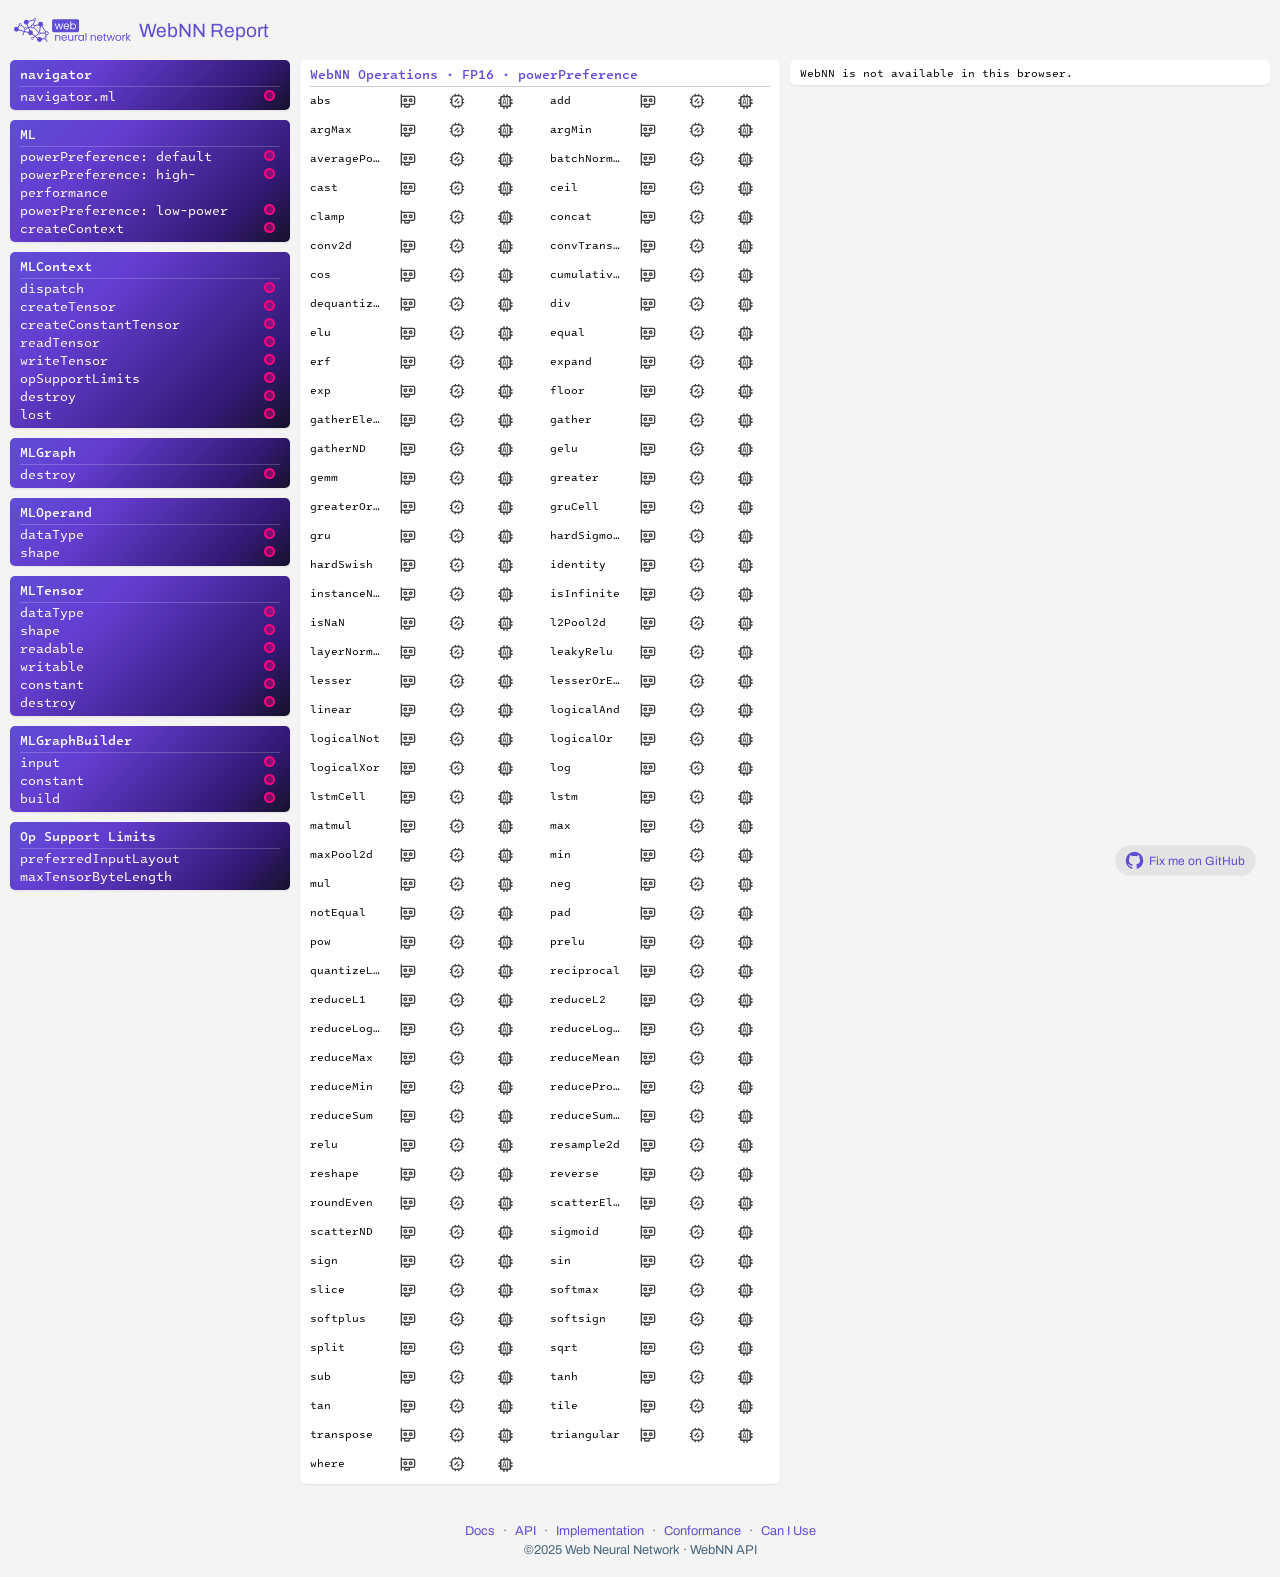
<file: index.html>
<!DOCTYPE html>
<html>

<head>
  <meta charset="utf-8">
  <meta name="viewport" content="width=device-width, initial-scale=1">
  <meta name="description"
    content="WebNN feature support report showing available interfaces, operations, and implementation status for your browser.">
  <meta name="keywords"
    content="WebNN, Web Neural Network, MLGraphBuilder, MLTensor, browser support, machine learning API">
  <meta name="author" content="Belem Zhang">
  <meta name="robots" content="index, follow">
  <meta property="og:title" content="WebNN Report">
  <meta property="og:description" content="Run comprehensive WebNN feature tests and review browser support">
  <meta property="og:type" content="website">
  <meta property="og:locale" content="en_US">
  <meta name="twitter:card" content="summary_large_image">
  <title>WebNN Report</title>
  <link rel="stylesheet" href="static/css/font.css">
  <link rel="stylesheet" href="static/css/index.css">
</head>

<body>
  <header>
    <div id="title">
      <svg width="734" height="146" viewBox="0 0 734 146" fill="none" xmlns="http://www.w3.org/2000/svg">
        <path
          d="M269.016 103.288C273.283 103.288 276.739 104.589 279.384 107.192C282.029 109.752 283.352 113.464 283.352 118.328V139H277.592V119.16C277.592 115.661 276.717 112.995 274.968 111.16C273.219 109.283 270.829 108.344 267.8 108.344C264.728 108.344 262.275 109.304 260.44 111.224C258.648 113.144 257.752 115.939 257.752 119.608V139H251.928V103.928H257.752V108.92C258.904 107.128 260.461 105.741 262.424 104.76C264.429 103.779 266.627 103.288 269.016 103.288ZM324.226 120.12C324.226 121.229 324.162 122.403 324.034 123.64H296.002C296.215 127.096 297.388 129.805 299.522 131.768C301.698 133.688 304.322 134.648 307.394 134.648C309.911 134.648 312.002 134.072 313.666 132.92C315.372 131.725 316.567 130.147 317.25 128.184H323.522C322.583 131.555 320.706 134.307 317.89 136.44C315.074 138.531 311.575 139.576 307.394 139.576C304.066 139.576 301.079 138.829 298.434 137.336C295.831 135.843 293.783 133.731 292.29 131C290.796 128.227 290.05 125.027 290.05 121.4C290.05 117.773 290.775 114.595 292.226 111.864C293.676 109.133 295.703 107.043 298.306 105.592C300.951 104.099 303.98 103.352 307.394 103.352C310.722 103.352 313.666 104.077 316.226 105.528C318.786 106.979 320.748 108.984 322.114 111.544C323.522 114.061 324.226 116.92 324.226 120.12ZM318.21 118.904C318.21 116.685 317.719 114.787 316.738 113.208C315.756 111.587 314.412 110.371 312.706 109.56C311.042 108.707 309.186 108.28 307.138 108.28C304.194 108.28 301.676 109.219 299.586 111.096C297.538 112.973 296.364 115.576 296.066 118.904H318.21ZM362.377 103.928V139H356.553V133.816C355.444 135.608 353.886 137.016 351.881 138.04C349.918 139.021 347.742 139.512 345.353 139.512C342.622 139.512 340.169 138.957 337.993 137.848C335.817 136.696 334.089 134.989 332.809 132.728C331.572 130.467 330.953 127.715 330.953 124.472V103.928H336.713V123.704C336.713 127.16 337.588 129.827 339.337 131.704C341.086 133.539 343.476 134.456 346.505 134.456C349.62 134.456 352.073 133.496 353.865 131.576C355.657 129.656 356.553 126.861 356.553 123.192V103.928H362.377ZM377.395 109.624C378.419 107.619 379.869 106.061 381.747 104.952C383.667 103.843 385.992 103.288 388.723 103.288V109.304H387.187C380.659 109.304 377.395 112.845 377.395 119.928V139H371.571V103.928H377.395V109.624ZM392.63 121.336C392.63 117.752 393.355 114.616 394.806 111.928C396.256 109.197 398.24 107.085 400.758 105.592C403.318 104.099 406.155 103.352 409.27 103.352C412.342 103.352 415.008 104.013 417.27 105.336C419.531 106.659 421.216 108.323 422.326 110.328V103.928H428.214V139H422.326V132.472C421.174 134.52 419.446 136.227 417.142 137.592C414.88 138.915 412.235 139.576 409.206 139.576C406.091 139.576 403.275 138.808 400.758 137.272C398.24 135.736 396.256 133.581 394.806 130.808C393.355 128.035 392.63 124.877 392.63 121.336ZM422.326 121.4C422.326 118.755 421.792 116.451 420.726 114.488C419.659 112.525 418.208 111.032 416.374 110.008C414.582 108.941 412.598 108.408 410.422 108.408C408.246 108.408 406.262 108.92 404.47 109.944C402.678 110.968 401.248 112.461 400.182 114.424C399.115 116.387 398.582 118.691 398.582 121.336C398.582 124.024 399.115 126.371 400.182 128.376C401.248 130.339 402.678 131.853 404.47 132.92C406.262 133.944 408.246 134.456 410.422 134.456C412.598 134.456 414.582 133.944 416.374 132.92C418.208 131.853 419.659 130.339 420.726 128.376C421.792 126.371 422.326 124.045 422.326 121.4ZM443.24 91.64V139H437.416V91.64H443.24ZM486.036 103.288C490.303 103.288 493.759 104.589 496.404 107.192C499.049 109.752 500.372 113.464 500.372 118.328V139H494.612V119.16C494.612 115.661 493.737 112.995 491.988 111.16C490.239 109.283 487.849 108.344 484.82 108.344C481.748 108.344 479.295 109.304 477.46 111.224C475.668 113.144 474.772 115.939 474.772 119.608V139H468.948V103.928H474.772V108.92C475.924 107.128 477.481 105.741 479.444 104.76C481.449 103.779 483.647 103.288 486.036 103.288ZM541.246 120.12C541.246 121.229 541.182 122.403 541.054 123.64H513.022C513.235 127.096 514.408 129.805 516.542 131.768C518.718 133.688 521.342 134.648 524.414 134.648C526.931 134.648 529.022 134.072 530.686 132.92C532.392 131.725 533.587 130.147 534.27 128.184H540.542C539.603 131.555 537.726 134.307 534.91 136.44C532.094 138.531 528.595 139.576 524.414 139.576C521.086 139.576 518.099 138.829 515.454 137.336C512.851 135.843 510.803 133.731 509.31 131C507.816 128.227 507.07 125.027 507.07 121.4C507.07 117.773 507.795 114.595 509.246 111.864C510.696 109.133 512.723 107.043 515.326 105.592C517.971 104.099 521 103.352 524.414 103.352C527.742 103.352 530.686 104.077 533.246 105.528C535.806 106.979 537.768 108.984 539.134 111.544C540.542 114.061 541.246 116.92 541.246 120.12ZM535.23 118.904C535.23 116.685 534.739 114.787 533.758 113.208C532.776 111.587 531.432 110.371 529.726 109.56C528.062 108.707 526.206 108.28 524.158 108.28C521.214 108.28 518.696 109.219 516.606 111.096C514.558 112.973 513.384 115.576 513.086 118.904H535.23ZM555.397 108.728V129.4C555.397 131.107 555.76 132.323 556.485 133.048C557.21 133.731 558.469 134.072 560.261 134.072H564.549V139H559.301C556.058 139 553.626 138.253 552.005 136.76C550.384 135.267 549.573 132.813 549.573 129.4V108.728H545.029V103.928H549.573V95.096H555.397V103.928H564.549V108.728H555.397ZM617.686 103.928L606.742 139H600.726L592.278 111.16L583.83 139H577.814L566.806 103.928H572.758L580.822 133.368L589.526 103.928H595.478L603.99 133.432L611.926 103.928H617.686ZM638.121 139.576C634.836 139.576 631.849 138.829 629.161 137.336C626.516 135.843 624.425 133.731 622.889 131C621.396 128.227 620.649 125.027 620.649 121.4C620.649 117.816 621.417 114.659 622.953 111.928C624.532 109.155 626.665 107.043 629.353 105.592C632.041 104.099 635.049 103.352 638.377 103.352C641.705 103.352 644.713 104.099 647.401 105.592C650.089 107.043 652.201 109.133 653.737 111.864C655.316 114.595 656.105 117.773 656.105 121.4C656.105 125.027 655.295 128.227 653.673 131C652.095 133.731 649.94 135.843 647.209 137.336C644.479 138.829 641.449 139.576 638.121 139.576ZM638.121 134.456C640.212 134.456 642.175 133.965 644.009 132.984C645.844 132.003 647.316 130.531 648.425 128.568C649.577 126.605 650.153 124.216 650.153 121.4C650.153 118.584 649.599 116.195 648.489 114.232C647.38 112.269 645.929 110.819 644.137 109.88C642.345 108.899 640.404 108.408 638.313 108.408C636.18 108.408 634.217 108.899 632.425 109.88C630.676 110.819 629.268 112.269 628.201 114.232C627.135 116.195 626.601 118.584 626.601 121.4C626.601 124.259 627.113 126.669 628.137 128.632C629.204 130.595 630.612 132.067 632.361 133.048C634.111 133.987 636.031 134.456 638.121 134.456ZM668.947 109.624C669.971 107.619 671.422 106.061 673.299 104.952C675.219 103.843 677.544 103.288 680.275 103.288V109.304H678.739C672.211 109.304 668.947 112.845 668.947 119.928V139H663.123V103.928H668.947V109.624ZM705.942 139L692.182 123.512V139H686.358V91.64H692.182V119.48L705.686 103.928H713.814L697.302 121.4L713.878 139H705.942Z"
          fill="rgba(94, 77, 215, 1)" />
        <path
          d="M233 18C233 12.4772 237.477 8 243 8H388C393.523 8 398 12.4772 398 18V76C398 81.5228 393.523 86 388 86H243C237.477 86 233 81.5228 233 76V18Z"
          fill="rgba(94, 77, 215, 1)" fill-opacity="1" />
        <path
          d="M300.069 33.928L289.125 69H283.109L274.661 41.16L266.213 69H260.197L249.189 33.928H255.141L263.205 63.368L271.909 33.928H277.861L286.373 63.432L294.309 33.928H300.069ZM337.209 50.12C337.209 51.2293 337.145 52.4027 337.017 53.64H308.985C309.199 57.096 310.372 59.8053 312.505 61.768C314.681 63.688 317.305 64.648 320.377 64.648C322.895 64.648 324.985 64.072 326.649 62.92C328.356 61.7253 329.551 60.1467 330.233 58.184H336.505C335.567 61.5547 333.689 64.3067 330.873 66.44C328.057 68.5307 324.559 69.576 320.377 69.576C317.049 69.576 314.063 68.8293 311.417 67.336C308.815 65.8427 306.767 63.7307 305.273 61C303.78 58.2267 303.033 55.0267 303.033 51.4C303.033 47.7733 303.759 44.5947 305.209 41.864C306.66 39.1333 308.687 37.0427 311.289 35.592C313.935 34.0987 316.964 33.352 320.377 33.352C323.705 33.352 326.649 34.0773 329.209 35.528C331.769 36.9787 333.732 38.984 335.097 41.544C336.505 44.0613 337.209 46.92 337.209 50.12ZM331.193 48.904C331.193 46.6853 330.703 44.7867 329.721 43.208C328.74 41.5867 327.396 40.3707 325.689 39.56C324.025 38.7067 322.169 38.28 320.121 38.28C317.177 38.28 314.66 39.2187 312.569 41.096C310.521 42.9733 309.348 45.576 309.049 48.904H331.193ZM350.081 40.456C351.275 38.3653 353.025 36.6587 355.329 35.336C357.633 34.0133 360.257 33.352 363.201 33.352C366.358 33.352 369.195 34.0987 371.713 35.592C374.23 37.0853 376.214 39.1973 377.665 41.928C379.115 44.616 379.841 47.752 379.841 51.336C379.841 54.8773 379.115 58.0347 377.665 60.808C376.214 63.5813 374.209 65.736 371.649 67.272C369.131 68.808 366.315 69.576 363.201 69.576C360.171 69.576 357.505 68.9147 355.201 67.592C352.939 66.2693 351.233 64.584 350.081 62.536V69H344.257V21.64H350.081V40.456ZM373.889 51.336C373.889 48.6907 373.355 46.3867 372.289 44.424C371.222 42.4613 369.771 40.968 367.937 39.944C366.145 38.92 364.161 38.408 361.985 38.408C359.851 38.408 357.867 38.9413 356.033 40.008C354.241 41.032 352.79 42.5467 351.681 44.552C350.614 46.5147 350.081 48.7973 350.081 51.4C350.081 54.0453 350.614 56.3707 351.681 58.376C352.79 60.3387 354.241 61.8533 356.033 62.92C357.867 63.944 359.851 64.456 361.985 64.456C364.161 64.456 366.145 63.944 367.937 62.92C369.771 61.8533 371.222 60.3387 372.289 58.376C373.355 56.3707 373.889 54.024 373.889 51.336Z"
          fill="#ffffff" />
        <path d="M15 66L33 45" stroke="rgba(94, 77, 215, 1)" stroke-width="6" stroke-linecap="round" />
        <path d="M63 59L44 44" stroke="rgba(94, 77, 215, 1)" stroke-width="6" stroke-linecap="round" />
        <path d="M77 61L103 55" stroke="rgba(94, 77, 215, 1)" stroke-width="6" stroke-linecap="round" />
        <path d="M126 16L119 39" stroke="rgba(94, 77, 215, 1)" stroke-width="6" stroke-linecap="round" />
        <path d="M151 41L127 47" stroke="rgba(94, 77, 215, 1)" stroke-width="6" stroke-linecap="round" />
        <path d="M161 50L156 85" stroke="rgba(94, 77, 215, 1)" stroke-width="6" stroke-linecap="round" />
        <path d="M163 38L193 83" stroke="rgba(94, 77, 215, 1)" stroke-width="6" stroke-linecap="round" />
        <path d="M162 92L188 92" stroke="rgba(94, 77, 215, 1)" stroke-width="6" stroke-linecap="round" />
        <path d="M148 98L119 119" stroke="rgba(94, 77, 215, 1)" stroke-width="6" stroke-linecap="round" />
        <path d="M101 90L155 132" stroke="rgba(94, 77, 215, 1)" stroke-width="6" stroke-linecap="round" />
        <path d="M183 126L155 132" stroke="rgba(94, 77, 215, 1)" stroke-width="6" stroke-linecap="round" />
        <path d="M194 117L197 105" stroke="rgba(94, 77, 215, 1)" stroke-width="6" stroke-linecap="round" />
        <path d="M195 131L203 142" stroke="rgba(94, 77, 215, 1)" stroke-width="6" stroke-linecap="round" />
        <path d="M123 60L149 87" stroke="rgba(94, 77, 215, 1)" stroke-width="6" stroke-linecap="round" />
        <path d="M67 71L55 103" stroke="rgba(94, 77, 215, 1)" stroke-width="6" stroke-linecap="round" />
        <path d="M27 72L87 88" stroke="rgba(94, 77, 215, 1)" stroke-width="6" stroke-linecap="round" />
        <path d="M79 36L97 79" stroke="rgba(94, 77, 215, 1)" stroke-width="6" stroke-linecap="round" />
        <path d="M120 11L88 21" stroke="rgba(94, 77, 215, 1)" stroke-width="6" stroke-linecap="round" />
        <circle cx="38.5" cy="38.5" r="6.5" stroke="rgba(94, 77, 215, 1)" stroke-width="4" />
        <circle cx="69.5" cy="63.5" r="6.5" stroke="rgba(94, 77, 215, 1)" stroke-width="4" />
        <circle cx="127.5" cy="8.5" r="6.5" stroke="rgba(94, 77, 215, 1)" stroke-width="4" />
        <circle cx="154.5" cy="92.5" r="6.5" stroke="rgba(94, 77, 215, 1)" stroke-width="4" />
        <circle cx="112.5" cy="124.5" r="6.5" stroke="rgba(94, 77, 215, 1)" stroke-width="4" />
        <circle cx="190.5" cy="124.5" r="6.5" stroke="rgba(94, 77, 215, 1)" stroke-width="4" />
        <circle cx="200" cy="93" r="10" stroke="rgba(94, 77, 215, 1)" stroke-width="6" />
        <circle cx="115" cy="51" r="10" stroke="rgba(94, 77, 215, 1)" stroke-width="6" />
        <circle cx="15" cy="68" r="15" fill="rgba(94, 77, 215, 1)" />
        <circle cx="75" cy="25" r="15" fill="rgba(94, 77, 215, 1)" />
        <circle cx="163" cy="38" r="15" fill="rgba(94, 77, 215, 1)" />
        <circle cx="101" cy="90" r="15" fill="rgba(94, 77, 215, 1)" />
        <circle cx="156" cy="131" r="15" fill="rgba(94, 77, 215, 1)" />
      </svg>
      <div>WebNN Report</div>
    </div>
    <div id="legend" class="legend none">
      <div>
        <div id="backend-status">
          <div id="backend"></div>
          <svg id="backend-confidence" xmlns="http://www.w3.org/2000/svg" width="128" height="128" viewBox="0 0 256 256"><path fill="rgba(0, 0, 0, 0.2)" d="M140 180a12 12 0 1 1-12-12a12 12 0 0 1 12 12M128 72c-22.06 0-40 16.15-40 36v4a8 8 0 0 0 16 0v-4c0-11 10.77-20 24-20s24 9 24 20s-10.77 20-24 20a8 8 0 0 0-8 8v8a8 8 0 0 0 16 0v-.72c18.24-3.35 32-17.9 32-35.28c0-19.85-17.94-36-40-36m104 56A104 104 0 1 1 128 24a104.11 104.11 0 0 1 104 104m-16 0a88 88 0 1 0-88 88a88.1 88.1 0 0 0 88-88"/></svg>
        </div>
      </div>
      <div>
        <div id="browser"></div>
        <div id="chromium"></div>
      </div>
      <div>
        <div><span class="pass"></span> Supported</div>
        <div><span class="fail"></span> Not Supported</div>
      </div>
    </div>
  </header>
  <div id="content">
    <div id="idl-container">
      <div class="idl" id="idl"></div>
      <div class="idl op-support-limits-unique">
        <div>
          <div class="title">Op Support Limits</div>
          <div class="title_line"></div>
          <div class="item">preferredInputLayout</div>
          <div class="value" id="preferredInputLayout"></div>
          <div class="item">maxTensorByteLength</div>
          <div class="value" id="maxTensorByteLength"></div>
        </div>
      </div>
    </div>
    <div id="main">
      <div id="ops">
        <div class="title">WebNN Operations · FP16 · powerPreference </div>
        <div class="ops-g3" id="op-list"></div>
      </div>
      <div id="op-support-limits"></div>
    </div>
  </div>
  <footer>
    <div id="links">
      <a href="https://webnn.io" title="WebNN Docs">Docs</a> ·
      <a href="http://w3.org/tr/webnn" title="WebNN Spec">API</a> ·
      <a href="https://webmachinelearning.github.io/webnn-status/"
        title="WebNN Implementation Status">Implementation</a> ·
      <a href="https://wpt.fyi/results/webnn/conformance_tests?label=experimental&label=master&aligned"
        title="WebNN Conformance Test">Conformance</a> ·
      <a href="https://caniuse.com/?search=webnn" title="Can I Use WebNN">Can I Use</a>
    </div>
    <div class="copy">&copy;2025 Web Neural Network · WebNN API</div>
  </footer>
  <div class="fix-me-wrapper">
    <div class="fix-me">
      <a class="fix-me-link" href="https://github.com/ibelem/webnn-report" aria-label="Fix this project on GitHub">
        <svg xmlns="http://www.w3.org/2000/svg" width="128" height="128" viewBox="0 0 24 24"><path fill="#d1d5db" d="M12 2A10 10 0 0 0 2 12c0 4.42 2.87 8.17 6.84 9.5c.5.08.66-.23.66-.5v-1.69c-2.77.6-3.36-1.34-3.36-1.34c-.46-1.16-1.11-1.47-1.11-1.47c-.91-.62.07-.6.07-.6c1 .07 1.53 1.03 1.53 1.03c.87 1.52 2.34 1.07 2.91.83c.09-.65.35-1.09.63-1.34c-2.22-.25-4.55-1.11-4.55-4.92c0-1.11.38-2 1.03-2.71c-.1-.25-.45-1.29.1-2.64c0 0 .84-.27 2.75 1.02c.79-.22 1.65-.33 2.5-.33s1.71.11 2.5.33c1.91-1.29 2.75-1.02 2.75-1.02c.55 1.35.2 2.39.1 2.64c.65.71 1.03 1.6 1.03 2.71c0 3.82-2.34 4.66-4.57 4.91c.36.31.69.92.69 1.85V21c0 .27.16.59.67.5C19.14 20.16 22 16.42 22 12A10 10 0 0 0 12 2"/></svg>
        <span class="fix-me-text">Fix me on GitHub</span>
      </a>
    </div>
  </div>
  <script src="index.js"></script>
  <script src="static/js/utils.js"></script>
  <script src="static/js/idl-test.js"></script>
  <script src="static/js/op-support-limits-test.js"></script>
  <script src="static/js/ops-test.js"></script>
</body>

</html>
</file>
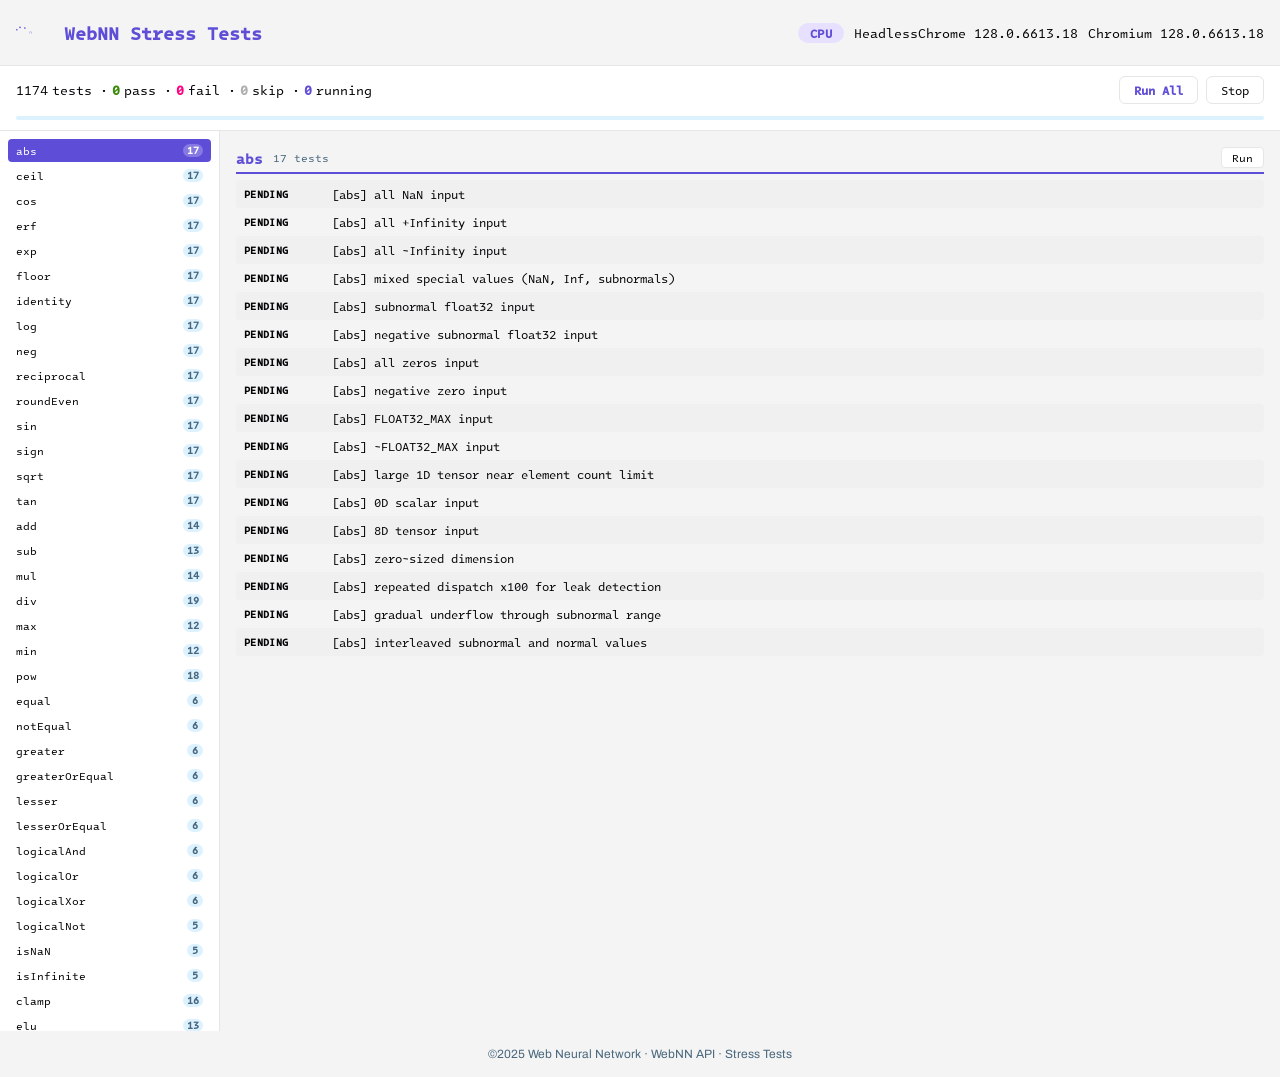
<file: stress/cpu/index.html>
<!DOCTYPE html>
<html>

<head>
  <meta charset="utf-8">
  <meta name="viewport" content="width=device-width, initial-scale=1">
  <meta name="description"
    content="WebNN adversarial stress tests targeting crash, security and vulnerability issues on CPU backend.">
  <meta name="author" content="Belem Zhang">
  <meta name="robots" content="noindex, nofollow">
  <title>WebNN Stress · CPU</title>
  <link rel="stylesheet" href="../../static/css/font.css">
  <link rel="stylesheet" href="../stress.css">
</head>

<body>
  <header>
    <div id="title">
      <a href="../../">
        <svg width="734" height="146" viewBox="0 0 734 146" fill="none" xmlns="http://www.w3.org/2000/svg">
          <path
            d="M269.016 103.288C273.283 103.288 276.739 104.589 279.384 107.192C282.029 109.752 283.352 113.464 283.352 118.328V139H277.592V119.16C277.592 115.661 276.717 112.995 274.968 111.16C273.219 109.283 270.829 108.344 267.8 108.344C264.728 108.344 262.275 109.304 260.44 111.224C258.648 113.144 257.752 115.939 257.752 119.608V139H251.928V103.928H257.752V108.92C258.904 107.128 260.461 105.741 262.424 104.76C264.429 103.779 266.627 103.288 269.016 103.288Z"
            fill="rgba(94, 77, 215, 1)" />
          <circle cx="15" cy="68" r="15" fill="rgba(94, 77, 215, 1)" />
          <circle cx="75" cy="25" r="15" fill="rgba(94, 77, 215, 1)" />
          <circle cx="163" cy="38" r="15" fill="rgba(94, 77, 215, 1)" />
        </svg>
      </a>
      <div>WebNN Stress Tests</div>
    </div>
    <div id="device-info">
      <span class="device-badge cpu">CPU</span>
      <span id="browser"></span>
      <span id="chromium"></span>
    </div>
  </header>
  <div id="controls">
    <div id="summary">
      <span id="count-total">0</span> tests ·
      <span id="count-pass" class="pass-text">0</span> pass ·
      <span id="count-fail" class="fail-text">0</span> fail ·
      <span id="count-skip" class="skip-text">0</span> skip ·
      <span id="count-running" class="running-text">0</span> running
    </div>
    <div id="actions">
      <button id="btn-run-all">Run All</button>
      <button id="btn-stop">Stop</button>

    </div>
    <div id="progress-bar"><div id="progress-fill"></div></div>
  </div>
  <div id="main-layout">
    <div id="op-nav"></div>
    <div id="results"></div>
  </div>
  <footer>
    <div class="copy">&copy;2025 Web Neural Network · WebNN API · Stress Tests</div>
  </footer>
  <script>const DEVICE = 'cpu';</script>
  <script src="../../static/js/utils.js"></script>
  <script src="../stress-runner.js"></script>
  <script src="../stress-helpers.js"></script>
  <script src="../stress-tests.js"></script>
  <script src="../stress-app.js"></script>
</body>

</html>
</file>
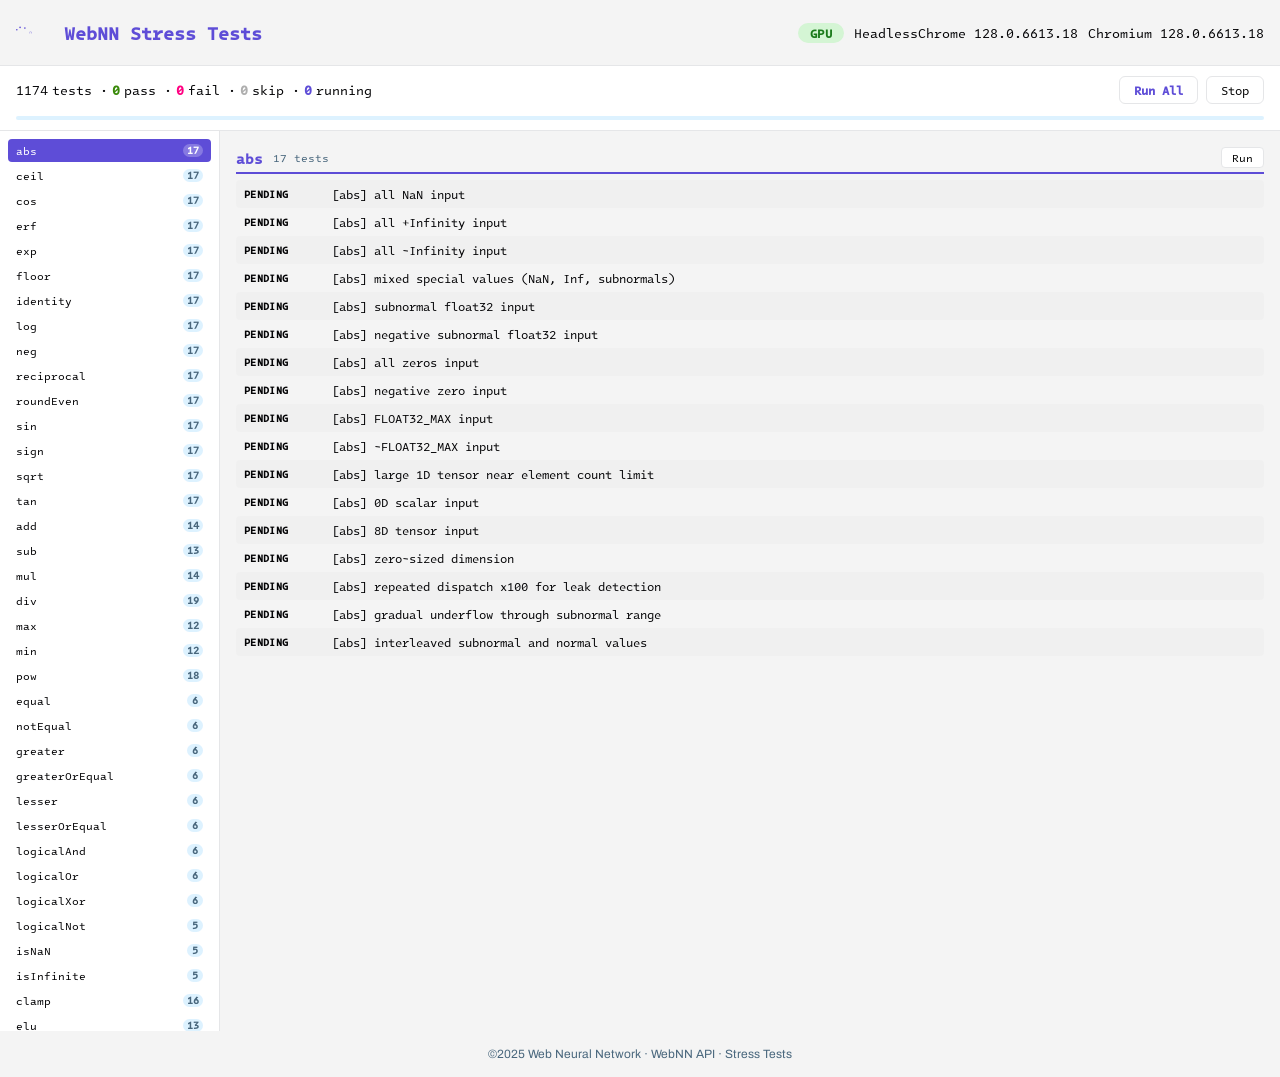
<file: stress/gpu/index.html>
<!DOCTYPE html>
<html>

<head>
  <meta charset="utf-8">
  <meta name="viewport" content="width=device-width, initial-scale=1">
  <meta name="description"
    content="WebNN adversarial stress tests targeting crash, security and vulnerability issues on GPU backend.">
  <meta name="author" content="Belem Zhang">
  <meta name="robots" content="noindex, nofollow">
  <title>WebNN Stress · GPU</title>
  <link rel="stylesheet" href="../../static/css/font.css">
  <link rel="stylesheet" href="../stress.css">
</head>

<body>
  <header>
    <div id="title">
      <a href="../../">
        <svg width="734" height="146" viewBox="0 0 734 146" fill="none" xmlns="http://www.w3.org/2000/svg">
          <path
            d="M269.016 103.288C273.283 103.288 276.739 104.589 279.384 107.192C282.029 109.752 283.352 113.464 283.352 118.328V139H277.592V119.16C277.592 115.661 276.717 112.995 274.968 111.16C273.219 109.283 270.829 108.344 267.8 108.344C264.728 108.344 262.275 109.304 260.44 111.224C258.648 113.144 257.752 115.939 257.752 119.608V139H251.928V103.928H257.752V108.92C258.904 107.128 260.461 105.741 262.424 104.76C264.429 103.779 266.627 103.288 269.016 103.288Z"
            fill="rgba(94, 77, 215, 1)" />
          <circle cx="15" cy="68" r="15" fill="rgba(94, 77, 215, 1)" />
          <circle cx="75" cy="25" r="15" fill="rgba(94, 77, 215, 1)" />
          <circle cx="163" cy="38" r="15" fill="rgba(94, 77, 215, 1)" />
        </svg>
      </a>
      <div>WebNN Stress Tests</div>
    </div>
    <div id="device-info">
      <span class="device-badge gpu">GPU</span>
      <span id="browser"></span>
      <span id="chromium"></span>
    </div>
  </header>
  <div id="controls">
    <div id="summary">
      <span id="count-total">0</span> tests ·
      <span id="count-pass" class="pass-text">0</span> pass ·
      <span id="count-fail" class="fail-text">0</span> fail ·
      <span id="count-skip" class="skip-text">0</span> skip ·
      <span id="count-running" class="running-text">0</span> running
    </div>
    <div id="actions">
      <button id="btn-run-all">Run All</button>
      <button id="btn-stop">Stop</button>

    </div>
    <div id="progress-bar"><div id="progress-fill"></div></div>
  </div>
  <div id="main-layout">
    <div id="op-nav"></div>
    <div id="results"></div>
  </div>
  <footer>
    <div class="copy">&copy;2025 Web Neural Network · WebNN API · Stress Tests</div>
  </footer>
  <script>const DEVICE = 'gpu';</script>
  <script src="../../static/js/utils.js"></script>
  <script src="../stress-runner.js"></script>
  <script src="../stress-helpers.js"></script>
  <script src="../stress-tests.js"></script>
  <script src="../stress-app.js"></script>
</body>

</html>
</file>
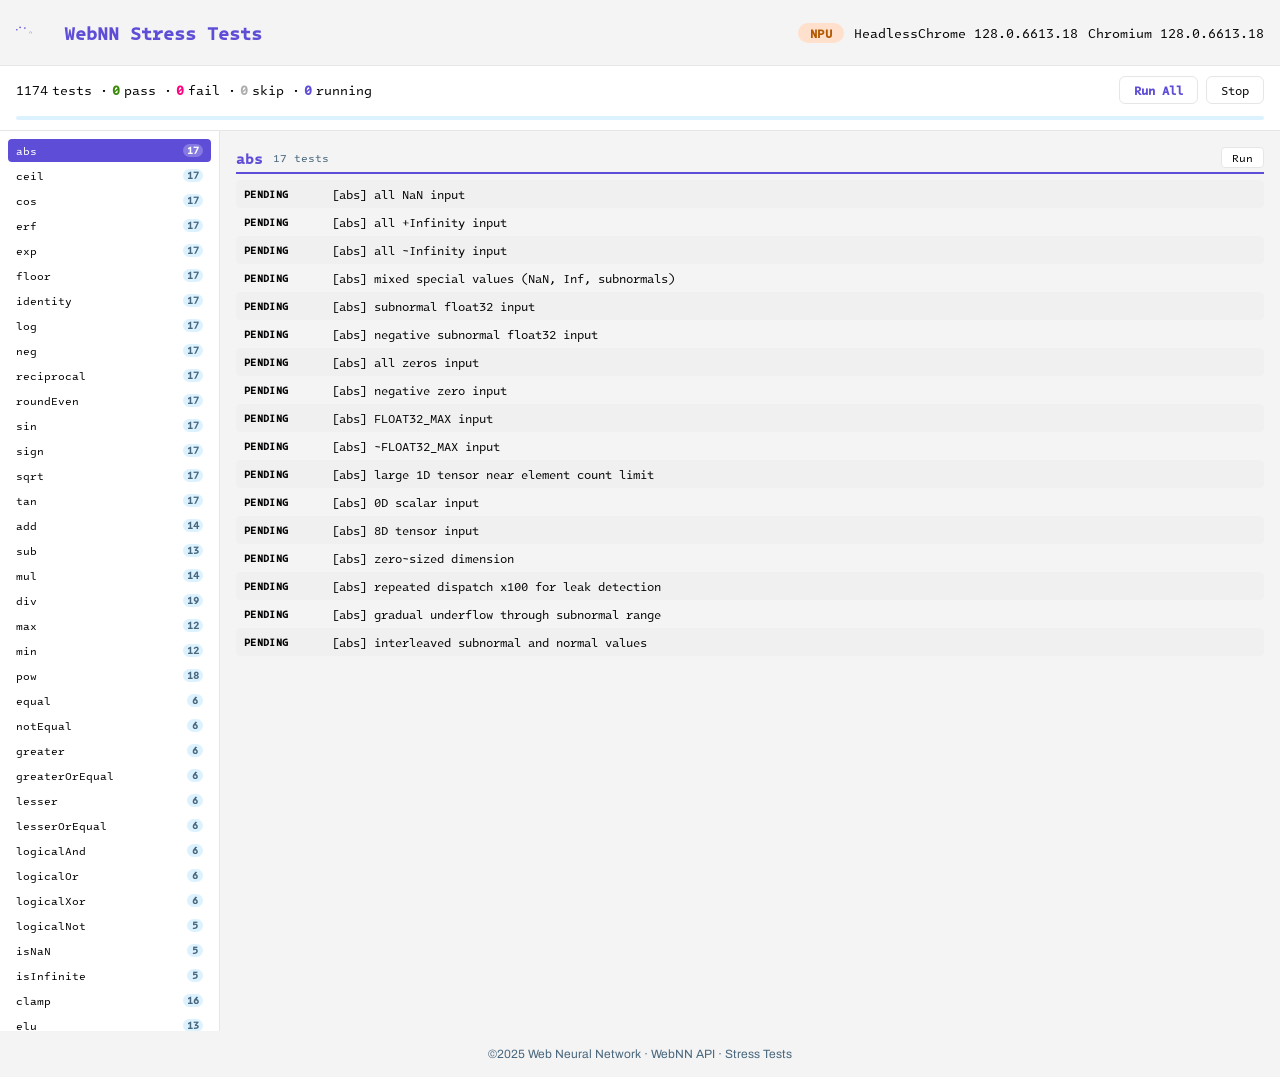
<file: stress/npu/index.html>
<!DOCTYPE html>
<html>

<head>
  <meta charset="utf-8">
  <meta name="viewport" content="width=device-width, initial-scale=1">
  <meta name="description"
    content="WebNN adversarial stress tests targeting crash, security and vulnerability issues on NPU backend.">
  <meta name="author" content="Belem Zhang">
  <meta name="robots" content="noindex, nofollow">
  <title>WebNN Stress · NPU</title>
  <link rel="stylesheet" href="../../static/css/font.css">
  <link rel="stylesheet" href="../stress.css">
</head>

<body>
  <header>
    <div id="title">
      <a href="../../">
        <svg width="734" height="146" viewBox="0 0 734 146" fill="none" xmlns="http://www.w3.org/2000/svg">
          <path
            d="M269.016 103.288C273.283 103.288 276.739 104.589 279.384 107.192C282.029 109.752 283.352 113.464 283.352 118.328V139H277.592V119.16C277.592 115.661 276.717 112.995 274.968 111.16C273.219 109.283 270.829 108.344 267.8 108.344C264.728 108.344 262.275 109.304 260.44 111.224C258.648 113.144 257.752 115.939 257.752 119.608V139H251.928V103.928H257.752V108.92C258.904 107.128 260.461 105.741 262.424 104.76C264.429 103.779 266.627 103.288 269.016 103.288Z"
            fill="rgba(94, 77, 215, 1)" />
          <circle cx="15" cy="68" r="15" fill="rgba(94, 77, 215, 1)" />
          <circle cx="75" cy="25" r="15" fill="rgba(94, 77, 215, 1)" />
          <circle cx="163" cy="38" r="15" fill="rgba(94, 77, 215, 1)" />
        </svg>
      </a>
      <div>WebNN Stress Tests</div>
    </div>
    <div id="device-info">
      <span class="device-badge npu">NPU</span>
      <span id="browser"></span>
      <span id="chromium"></span>
    </div>
  </header>
  <div id="controls">
    <div id="summary">
      <span id="count-total">0</span> tests ·
      <span id="count-pass" class="pass-text">0</span> pass ·
      <span id="count-fail" class="fail-text">0</span> fail ·
      <span id="count-skip" class="skip-text">0</span> skip ·
      <span id="count-running" class="running-text">0</span> running
    </div>
    <div id="actions">
      <button id="btn-run-all">Run All</button>
      <button id="btn-stop">Stop</button>

    </div>
    <div id="progress-bar"><div id="progress-fill"></div></div>
  </div>
  <div id="main-layout">
    <div id="op-nav"></div>
    <div id="results"></div>
  </div>
  <footer>
    <div class="copy">&copy;2025 Web Neural Network · WebNN API · Stress Tests</div>
  </footer>
  <script>const DEVICE = 'npu';</script>
  <script src="../../static/js/utils.js"></script>
  <script src="../stress-runner.js"></script>
  <script src="../stress-helpers.js"></script>
  <script src="../stress-tests.js"></script>
  <script src="../stress-app.js"></script>
</body>

</html>
</file>
<file: static/css/font.css>
/* intel-one-mono-300 - latin */
@font-face {
  font-display: swap; 
  font-family: 'Intel One Mono';
  font-style: normal;
  font-weight: 300;
  src: url('../fonts/intelonemono/intel-one-mono-v2-latin-300.woff2') format('woff2'); 
}

@font-face {
  font-display: swap; 
  font-family: 'Intel One Mono';
  font-style: italic;
  font-weight: 300;
  src: url('../fonts/intelonemono/intel-one-mono-v2-latin-300italic.woff2') format('woff2'); 
}

@font-face {
  font-display: swap; 
  font-family: 'Intel One Mono';
  font-style: normal;
  font-weight: 400;
  src: url('../fonts/intelonemono/intel-one-mono-v2-latin-regular.woff2') format('woff2'); 
}

@font-face {
  font-display: swap; 
  font-family: 'Intel One Mono';
  font-style: italic;
  font-weight: 400;
  src: url('../fonts/intelonemono/intel-one-mono-v2-latin-italic.woff2') format('woff2'); 
}

@font-face {
  font-display: swap; 
  font-family: 'Intel One Mono';
  font-style: normal;
  font-weight: 500;
  src: url('../fonts/intelonemono/intel-one-mono-v2-latin-500.woff2') format('woff2'); 
}

@font-face {
  font-display: swap; 
  font-family: 'Poppins';
  font-style: normal;
  font-weight: 400;
  src: url('../fonts/poppins/poppins-v24-latin-regular.woff2') format('woff2'); 
}

@font-face {
  font-display: swap; 
  font-family: 'Archivo';
  font-style: normal;
  font-weight: 400;
  src: url('../fonts/archivo/archivo-v19-latin-regular.woff2') format('woff2'); 
}
</file>
<file: static/css/index.css>
:root {
  --base-100: oklch(98% 0.02 240);
  --base-200: oklch(95% 0.03 240);
  --base-300: oklch(92% 0.04 240);
  --base-content: oklch(20% 0.05 240);
  --primary: rgba(94, 77, 215, 1);
  --primary-content: oklch(98% 0.01 240);
  --secondary: oklch(70% 0.25 200);
  --secondary-content: oklch(98% 0.01 200);
  --accent: oklch(65% 0.25 160);
  --accent-content: oklch(98% 0.01 160);
  --neutral: oklch(50% 0.05 240);
  --neutral-content: oklch(98% 0.01 240);
  --info: oklch(70% 0.2 220);
  --info-content: oklch(98% 0.01 220);
  --success: oklch(65% 0.25 140);
  --success-01: rgba(156, 230, 57, 0.1);
  --success-content: oklch(98% 0.01 140);
  --warning: oklch(80% 0.25 80);
  --warning-content: oklch(20% 0.05 80);
  --error: oklch(64.561% 0.26065 2.142);
  --error-01: rgba(255, 0, 129, 0.1);
  --error-content: oklch(98% 0.01 30);
  --main-bg: rgba(244, 244, 244, 1);
  --main: oklch(10.832% 0.00701 285.155);
  --na: rgba(64, 64, 64, 1);
  --pass: rgba(156, 230, 57, 0.8);
  --pass-01: rgba(156, 230, 57, 0.1);
  --fail: rgba(255, 0, 129, 0.4);
  --border: rgb(229, 230, 232);
  --border-05: rgba(229, 230, 232, 0.5);
  --purple: rgba(94, 77, 215, 1);
}

body {
  font-family: 'Intel One Mono', 'JetBrains Mono', 'Segoe UI', Tahoma, Geneva, Verdana, sans-serif;
  -webkit-font-smoothing: antialiased;
  text-rendering: optimizeLegibility;
  background-color: var(--main-bg);
  color: var(--main);
  font-size: 0.9rem;
  margin: 0;
}

.line {
  border-bottom: 1px solid var(--border);
}

header {
  text-align: center;
  padding: 10px 10px 0 10px;
  display: flex;
  flex-direction: column;
  row-gap: 10px;
  font-family: Archivo, 'Franklin Gothic Medium', 'Arial Narrow', Arial, sans-serif;
  font-size: 0.8rem;
}

#title {
  display: flex;
  flex-direction: row;
  justify-content: flex-start;
  align-items: center;
  margin: 0;
  padding: 0;
  column-gap: 5px;
  font-size: 1.2rem;
  color: var(--primary);
}

#title svg {
  width: 120px;
  max-height: 40px;
  margin-left: 4px;
}

.legend {
  display: flex;
  flex-direction: column;
  justify-content: center;
  align-items: center;
  margin: 0;
  padding: 0;
  column-gap: 5px;
  row-gap: 5px;
}

.legend.none {
  display: none;
}

.legend>div {
  display: flex;
  flex-direction: row;
  column-gap: 10px;
}

.idl {
  font-size: 0.8rem;
  display: grid;
  grid-template-columns: repeat(auto-fill, minmax(280px, 1fr));
  display: masonry;
  grid-template-rows: masonry;
  color: white;
  gap: 10px;
  align-items: start;
}

.idl .title {
  font-weight: 500;
  border-bottom: 1px solid rgba(255, 255, 255, 0.2);
  padding-bottom: 3px;
}

.idl>div {
  padding: 5px 10px;
  border-radius: 5px;
  background-image: linear-gradient(135deg, var(--purple) 0%, #643dd0 30%, #321974 80%, #18122e 99%);
  box-shadow: rgba(0, 0, 0, 0.1) 0px 1px 3px -1px, rgba(0, 0, 0, 0.06) 0px 1px 3px -1px;
  display: grid;
  grid-template-columns: 15fr 1fr;
  column-gap: 0;
}

.idl>div span, .legend span, #op-support-limits .row span, #ops .result span {
  display: inline-block;
  width: 7px;
  height: 7px;
  background-color: var(--success);
  border: 2px solid var(--pass);
  border-radius: 100%;
  box-shadow: rgba(0, 0, 0, 0.05) 0px 1px 1px 0px;
}

#op-support-limits .row span.io {
  background-color: transparent;
  border: 1px dotted var(--border-05);
  box-shadow: none;
  width: auto;
  height: auto;
  padding: 0px 4px;
  border-radius: 3px;
  display: inline-flex;
  align-items: center;
}

#op-support-limits .row span.io_1 {
    background-color: transparent;
  border: 1px solid transparent;
  box-shadow: none;
  width: auto;
  height: auto;
  padding: 0px 4px;
  border-radius: 3px;
  display: inline-flex;
  align-items: center;
}

.op-support-limits-unique {
  margin-top: 10px;
}

.title_line {
  border-bottom: 1px solid rgba(255, 255, 255, 0.2);
  padding-bottom: 3px;
}

.idl>div span.pass, .legend span.pass, #op-support-limits .row span.pass, #ops .result span.pass {
  background-color: var(--pass);
  border: 2px solid var(--success);
}

.idl>div span.fail, .legend span.fail, #op-support-limits .row span.fail, #ops .result span.fail {
  background-color: var(--fail);
  border: 2px solid var(--error);
}

#ops {
  background-color: #fff;
  padding: 5px 10px;
  border-radius: 5px;
  box-shadow: rgba(0, 0, 0, 0.1) 0px 1px 3px -1px, rgba(0, 0, 0, 0.06) 0px 1px 3px -1px;
  margin-bottom: 10px;
}

#ops .title {
  font-size: 0.8rem;
  margin-bottom: 5px;
}

.header {
  font-size: 0.8rem;
  font-weight: 500;
  color: var(--primary);
}

.ops-g3 {
  display: grid;
  grid-template-columns: repeat(auto-fill, minmax(180px, 1fr));
  row-gap: 10px;
  column-gap: 20px;
  align-items: start;
  font-size: 0.7rem;
  margin-bottom: 5px;
}

.ops-g3 .list {
  display: grid;
  grid-template-columns: 3fr 2fr 2fr 2fr;
}

.ops-g3 .list>div {
  overflow: hidden;
  text-overflow: ellipsis;
  white-space: nowrap;
}

.ops-g3 .list .result {
  justify-self: center;
}

.ops-g3 .list .result svg {
  display: inline-block;
  width: 16px;
  height: 16px;
  vertical-align: middle;
}

.ops-g3 .list .result.npu svg {
  width: 19px;
  height: 19px;
}

.ops-g3 .list .result.gpu svg.pass g,
.ops-g3 .list .result.cpu svg.pass g {
  stroke: var(--success);
}

.ops-g3 .list .result.npu svg.pass path {
  fill: var(--success);
}

.ops-g3 .list .result.gpu svg.fail g,
.ops-g3 .list .result.cpu svg.fail g {
  stroke: var(--error);
}

.ops-g3 .list .result.npu svg.fail path {
  fill: var(--error);
}

.ops-g3 .list .result.gpu svg.na g,
.ops-g3 .list .result.cpu svg.na g {
  stroke: var(--na);
}

.ops-g3 .list .result.npu svg.na path {
  fill: var(--na);
}

.g3 {
  display: grid;
  grid-template-columns: repeat(auto-fill, minmax(280px, 1fr));
  gap: 10px;
  align-items: start;
  font-size: 0.7rem;
  margin-bottom: 10px;
}

#main {
  display: grid;
  grid-template-columns: 1fr;
  gap: 10px;
  align-items: start;
  font-size: 0.7rem;
  margin-bottom: 10px;
}

#op-support-limits {
  font-size: 0.7rem;
  background-color: #fff;
  padding: 5px 10px;
  border-radius: 5px;
  box-shadow: rgba(0, 0, 0, 0.1) 0px 1px 3px -1px, rgba(0, 0, 0, 0.06) 0px 1px 3px -1px;
}

.g3>div {
  background-color: #fff;
  padding: 5px 10px;
  border-radius: 5px;
  box-shadow: rgba(0, 0, 0, 0.1) 0px 1px 3px -1px, rgba(0, 0, 0, 0.06) 0px 1px 3px -1px;
}

.g3>div .title, #ops .title {
  color: var(--primary);
  font-weight: 500;
  border-bottom: 1px solid rgba(0, 0, 0, 0.2);
  padding-bottom: 3px;
}

.npufail {
  color: #fff;
  background-image: linear-gradient(135deg, #643dd0 0%, var(--error) 10%, var(--error) 70%) !important;
  background-size: 400% 400%;
}

#next .list {
  display: grid;
  grid-template-columns: 1fr 1fr;
  column-gap: 10px;
}

#op-support-limits .card #b_1 {
  border-bottom: 1px solid rgba(0, 0, 0, 0.2);
  padding-bottom: 3px;
}

#op-support-limits .card .row {
  display: grid;
  grid-template-columns: 1fr 1fr 2fr 4fr 4fr 2fr;
  padding: 2px 0 1px 0;
}

#op-support-limits .card .row.note {
  display: flex;
  flex-direction: row;
  margin: 5px auto;
  align-items: center;
  column-gap: 5px;
}

#op-support-limits .row div {
  overflow: hidden;
  text-overflow: ellipsis;
  white-space: nowrap;
}

#op-support-limits .device {
  color: var(--primary);
  font-weight: 500;
}

#op-support-limits .row>div:first-child {
  min-width: 80px;
}

#op-support-limits .row>div:first-child + div {
  /* min-width: 60px; */
}

.visibility-hidden {
  visibility: hidden;
}

.float,
.rank-range {
  display: grid;
  grid-template-columns: 1fr 1fr;
  justify-items: center;
  align-items: center;
}

.float,
.int,
.uint,
.rank-range {
  border-left: 1px dotted var(--border);
}

.int,
.uint {
  display: grid;
  grid-template-columns: 1fr 1fr 1fr 1fr;
  align-items: center;
}

.float div,
.rank-range div,
.int div,
.uint div {
  justify-self: center;

}

.float div:last-child,
.rank-range div:last-child,
.int div:last-child,
.uint div:last-child {
  border-right: none;
}

footer {
  font-family: Archivo, 'Franklin Gothic Medium', 'Arial Narrow', Arial, sans-serif;
  text-align: center;
  font-size: 0.8rem;
  color: var(--neutral);
  padding: 10px 10px 20px 10px;
}

.fix-me-wrapper {
  position: fixed;
  bottom: 24px;
  right: 24px;
  z-index: 10;
  pointer-events: none;
  font-family: Archivo, 'Franklin Gothic Medium', 'Arial Narrow', Arial, sans-serif;
}

.fix-me-link {
  display: inline-flex;
  align-items: center;
  gap: 4px;
  padding: 4px 10px 4px 8px;
  border-radius: 999px;
  background-color: rgba(212, 212, 212, 0.5);
  -webkit-backdrop-filter: blur(1px);
  backdrop-filter: blur(1px);
  color:var(--primary);
  font-size: 0.75rem;
  text-decoration: none;
  border: 1px solid rgba(255, 255, 255, 0.2);
  position: relative;
  overflow: hidden;
  pointer-events: auto;
  transition: transform 0.3s ease, filter 0.3s ease;
}

.fix-me svg {
  width: 21px;
  height: 21px;
}

.fix-me svg path {
  fill: var(--primary);
}

.fix-me:hover svg path {
  fill: var(--success);
}

/* .fix-me-link::before {
  content: 'GH';
  display: inline-flex;
  align-items: center;
  justify-content: center;
  width: 26px;
  height: 26px;
  border-radius: 50%;
  background-color: var(--error-01);
  letter-spacing: 0;
} */

.fix-me-link::after {
  content: '';
  position: absolute;
  inset: 0;
  background: linear-gradient(120deg, rgba(255, 255, 255, 0) 0%, rgba(255, 255, 255, 0.4) 50%, rgba(255, 255, 255, 0) 100%);
  transform: translateX(-100%);
  transition: transform 0.6s ease;
}

.fix-me-link:hover,
.fix-me-link:focus {
  color:var(--success);
  -webkit-backdrop-filter: blur(5px);
  backdrop-filter: blur(5px);
  outline: none;
  transform: translateY(-3px) scale(1.03);
  filter: drop-shadow(0 10px 18px rgba(17, 16, 29, 0.35));
  background-color: white;
}

.fix-me-link:hover::before {
  background-color: var(--success-01);
}

.fix-me-link:hover::after,
.fix-me-link:focus::after {
  transform: translateX(100%);
}

.fix-me-text {
  white-space: nowrap;
}

#links {
  margin-bottom: 5px;
}

#links a {
  color: var(--primary);
  text-decoration: none;
  margin: 0 5px;
}

#links a:hover {
  color: var(--success);
  text-decoration: underline;
}

#content {
  display: grid;
  grid-template-columns: 1fr;
  padding: 10px;
  gap: 10px;
}

.legend div div {
  display: flex;
  align-items: center;
  column-gap: 4px;
  background-color: #fff;
  border-radius: 15px;
  padding: 3px 8px;
  box-shadow: rgba(0, 0, 0, 0.1) 0px 1px 3px -1px, rgba(0, 0, 0, 0.06) 0px 1px 3px -1px;
}

#backend-status {
  display: flex;
  flex-direction: row;
  align-items: center;
  column-gap: 2px;
}

#backend-status svg {
  width: 15px;
  height: 15px;
}

#backend-status.low svg path {
  fill: var(--error);
}

#backend-status.medium svg path {
  fill: var(--warning);
}

#backend-status.high svg path {
  fill: var(--success);
}

#backend {
  border-radius: 0;
  padding: 0;
  box-shadow: none;
}

@media (min-width: 360px) {
}

@media (max-width: 480px) {
  .fix-me-wrapper {
    bottom: 16px;
    right: 50%;
    transform: translateX(50%);
  }

  .fix-me {
    transform: none;
  }
}

@media (min-width: 640px) {
  .g3 {
    grid-template-columns: 1fr;
  }
}

@media (min-width: 768px) {
}
@media (min-width: 860px) {
  header {
    display: grid;
    grid-template-columns: 1fr 2fr;
    align-items: center;
  }
  header #title {
    justify-content: flex-start;
  }
  header .legend{
    justify-self: end;
    flex-direction: row;
    column-gap: 20px;
  }
  .g3 {
    grid-template-columns: 1fr 1fr;
  }
  #main {
    grid-template-columns: 1fr 1fr;
  }
}

@media (min-width: 1024px) {
}

@media (min-width: 1280px) {
  .g3 {
    grid-template-columns: 1fr 1fr 1fr;
  }
  #content {
    grid-template-columns: 1fr 9fr;
  }
}
</file>
<file: stress/stress.css>
:root {
  --base-100: oklch(98% 0.02 240);
  --base-200: oklch(95% 0.03 240);
  --base-300: oklch(92% 0.04 240);
  --base-content: oklch(20% 0.05 240);
  --primary: rgba(94, 77, 215, 1);
  --primary-content: oklch(98% 0.01 240);
  --neutral: oklch(50% 0.05 240);
  --success: rgba(156, 230, 57, 0.8);
  --success-bg: rgba(156, 230, 57, 0.1);
  --error: oklch(64.561% 0.26065 2.142);
  --error-bg: rgba(255, 0, 129, 0.08);
  --warning: oklch(80% 0.25 80);
  --skip: rgba(120, 120, 120, 0.6);
  --skip-bg: rgba(120, 120, 120, 0.06);
  --main-bg: rgba(244, 244, 244, 1);
  --main: oklch(10.832% 0.00701 285.155);
  --border: rgb(229, 230, 232);
  --purple: rgba(94, 77, 215, 1);
  --card-bg: #fff;
}

* { box-sizing: border-box; }

body {
  font-family: 'Intel One Mono', 'JetBrains Mono', 'Segoe UI', Tahoma, Geneva, Verdana, sans-serif;
  -webkit-font-smoothing: antialiased;
  text-rendering: optimizeLegibility;
  background-color: var(--main-bg);
  color: var(--main);
  font-size: 0.85rem;
  margin: 0;
  padding: 0;
}

a { color: var(--primary); text-decoration: none; }
a:hover { text-decoration: underline; }

header {
  padding: 10px 16px;
  display: flex;
  flex-wrap: wrap;
  justify-content: space-between;
  align-items: center;
  gap: 10px;
  border-bottom: 1px solid var(--border);
}

#title {
  display: flex;
  align-items: center;
  gap: 8px;
  font-size: 1.1rem;
  color: var(--primary);
  font-weight: 600;
}

#title svg {
  width: 40px;
  height: 40px;
}

#device-info {
  display: flex;
  align-items: center;
  gap: 10px;
  font-size: 0.8rem;
}

.device-badge {
  display: inline-block;
  padding: 2px 12px;
  border-radius: 12px;
  font-weight: 700;
  font-size: 0.75rem;
  text-transform: uppercase;
  letter-spacing: 0.5px;
}
.device-badge.cpu { background: #e8e0ff; color: var(--primary); }
.device-badge.gpu { background: #d4f5d4; color: #1a7a1a; }
.device-badge.npu { background: #ffe0cc; color: #b35900; }

#controls {
  padding: 10px 16px;
  display: flex;
  flex-wrap: wrap;
  align-items: center;
  gap: 12px;
  border-bottom: 1px solid var(--border);
  background: var(--card-bg);
}

#summary {
  font-size: 0.8rem;
  display: flex;
  gap: 4px;
  flex-wrap: wrap;
}
.pass-text { color: #3a8a0a; font-weight: 600; }
.fail-text { color: var(--error); font-weight: 600; }
.skip-text { color: var(--skip); font-weight: 600; }
.running-text { color: var(--primary); font-weight: 600; }

#actions {
  display: flex;
  align-items: center;
  gap: 8px;
  margin-left: auto;
}

#actions button {
  padding: 4px 14px;
  border: 1px solid var(--border);
  border-radius: 6px;
  background: var(--card-bg);
  cursor: pointer;
  font-size: 0.78rem;
  font-family: inherit;
  transition: background 0.15s;
}

#actions button:hover { background: var(--base-200); }
#btn-run-all { border-color: var(--primary); color: var(--primary); font-weight: 600; }

#actions label {
  font-size: 0.75rem;
  display: flex;
  align-items: center;
  gap: 4px;
  cursor: pointer;
}

#progress-bar {
  width: 100%;
  height: 4px;
  background: var(--base-200);
  border-radius: 2px;
  overflow: hidden;
}

#progress-fill {
  height: 100%;
  width: 0;
  background: var(--primary);
  transition: width 0.2s;
  border-radius: 2px;
}

#main-layout {
  display: flex;
  align-items: flex-start;
  min-height: calc(100vh - 120px);
}

#op-nav {
  width: 220px;
  flex-shrink: 0;
  display: flex;
  flex-direction: column;
  gap: 2px;
  padding: 8px;
  border-right: 1px solid var(--border);
  background: var(--card-bg);
  font-size: 0.7rem;
  position: sticky;
  top: 0;
  max-height: 100vh;
  overflow-y: auto;
  z-index: 10;
}

#op-nav a {
  padding: 4px 8px;
  border-radius: 4px;
  color: var(--main);
  white-space: nowrap;
  display: flex;
  align-items: center;
  gap: 4px;
  cursor: pointer;
  user-select: none;
  width: 100%;
}
#op-nav a:hover {
  background: var(--base-200);
  text-decoration: none;
}
#op-nav a.active { background: var(--primary); color: #fff; }
#op-nav a.active .tab-badge { background: rgba(255,255,255,0.25); color: #fff; }

.tab-label { pointer-events: none; flex: 1; overflow: hidden; text-overflow: ellipsis; }
.tab-badge {
  font-size: 0.6rem;
  font-weight: 600;
  padding: 0 4px;
  border-radius: 8px;
  background: var(--base-200);
  color: var(--neutral);
  min-width: 16px;
  text-align: center;
  pointer-events: none;
}
.tab-badge.all-pass { background: var(--success-bg); color: #3a8a0a; }
.tab-badge.has-fail { background: var(--error-bg); color: var(--error); }

#results {
  flex: 1;
  min-width: 0;
  padding: 10px 16px;
}

.op-group {
  display: none;
  margin-bottom: 16px;
}
.op-group.active {
  display: block;
}

.op-group-header {
  font-size: 0.9rem;
  font-weight: 700;
  color: var(--primary);
  padding: 6px 0 4px 0;
  border-bottom: 2px solid var(--primary);
  margin-bottom: 6px;
  display: flex;
  align-items: center;
  gap: 10px;
}

.op-group-header .op-count {
  font-size: 0.7rem;
  font-weight: 400;
  color: var(--neutral);
}

.op-group-header button {
  margin-left: auto;
  padding: 2px 10px;
  border: 1px solid var(--border);
  border-radius: 4px;
  background: var(--card-bg);
  cursor: pointer;
  font-size: 0.7rem;
  font-family: inherit;
}
.op-group-header button:hover { background: var(--base-200); }

.test-row {
  display: grid;
  grid-template-columns: 80px 1fr 80px;
  align-items: center;
  padding: 3px 8px;
  border-radius: 4px;
  font-size: 0.75rem;
  gap: 8px;
  min-height: 28px;
}

.test-row:nth-child(even) { background: rgba(0,0,0,0.015); }
.test-row.pass { background: var(--success-bg); }
.test-row.fail { background: var(--error-bg); }
.test-row.skip { background: var(--skip-bg); }

.test-row .test-status {
  font-weight: 600;
  text-transform: uppercase;
  font-size: 0.65rem;
  letter-spacing: 0.3px;
}

.test-row.pass .test-status { color: #3a8a0a; }
.test-row.fail .test-status { color: var(--error); }
.test-row.skip .test-status { color: var(--skip); }
.test-row.running .test-status { color: var(--primary); }

.test-row .test-name {
  overflow: hidden;
  text-overflow: ellipsis;
  white-space: nowrap;
}

.test-row .test-time {
  text-align: right;
  font-size: 0.65rem;
  color: var(--neutral);
}

.test-row .test-error {
  grid-column: 1 / -1;
  font-size: 0.7rem;
  color: var(--error);
  word-break: break-all;
  padding: 2px 0;
}

footer {
  text-align: center;
  font-size: 0.75rem;
  color: var(--neutral);
  padding: 16px;
  font-family: Archivo, 'Franklin Gothic Medium', 'Arial Narrow', Arial, sans-serif;
}
</file>
